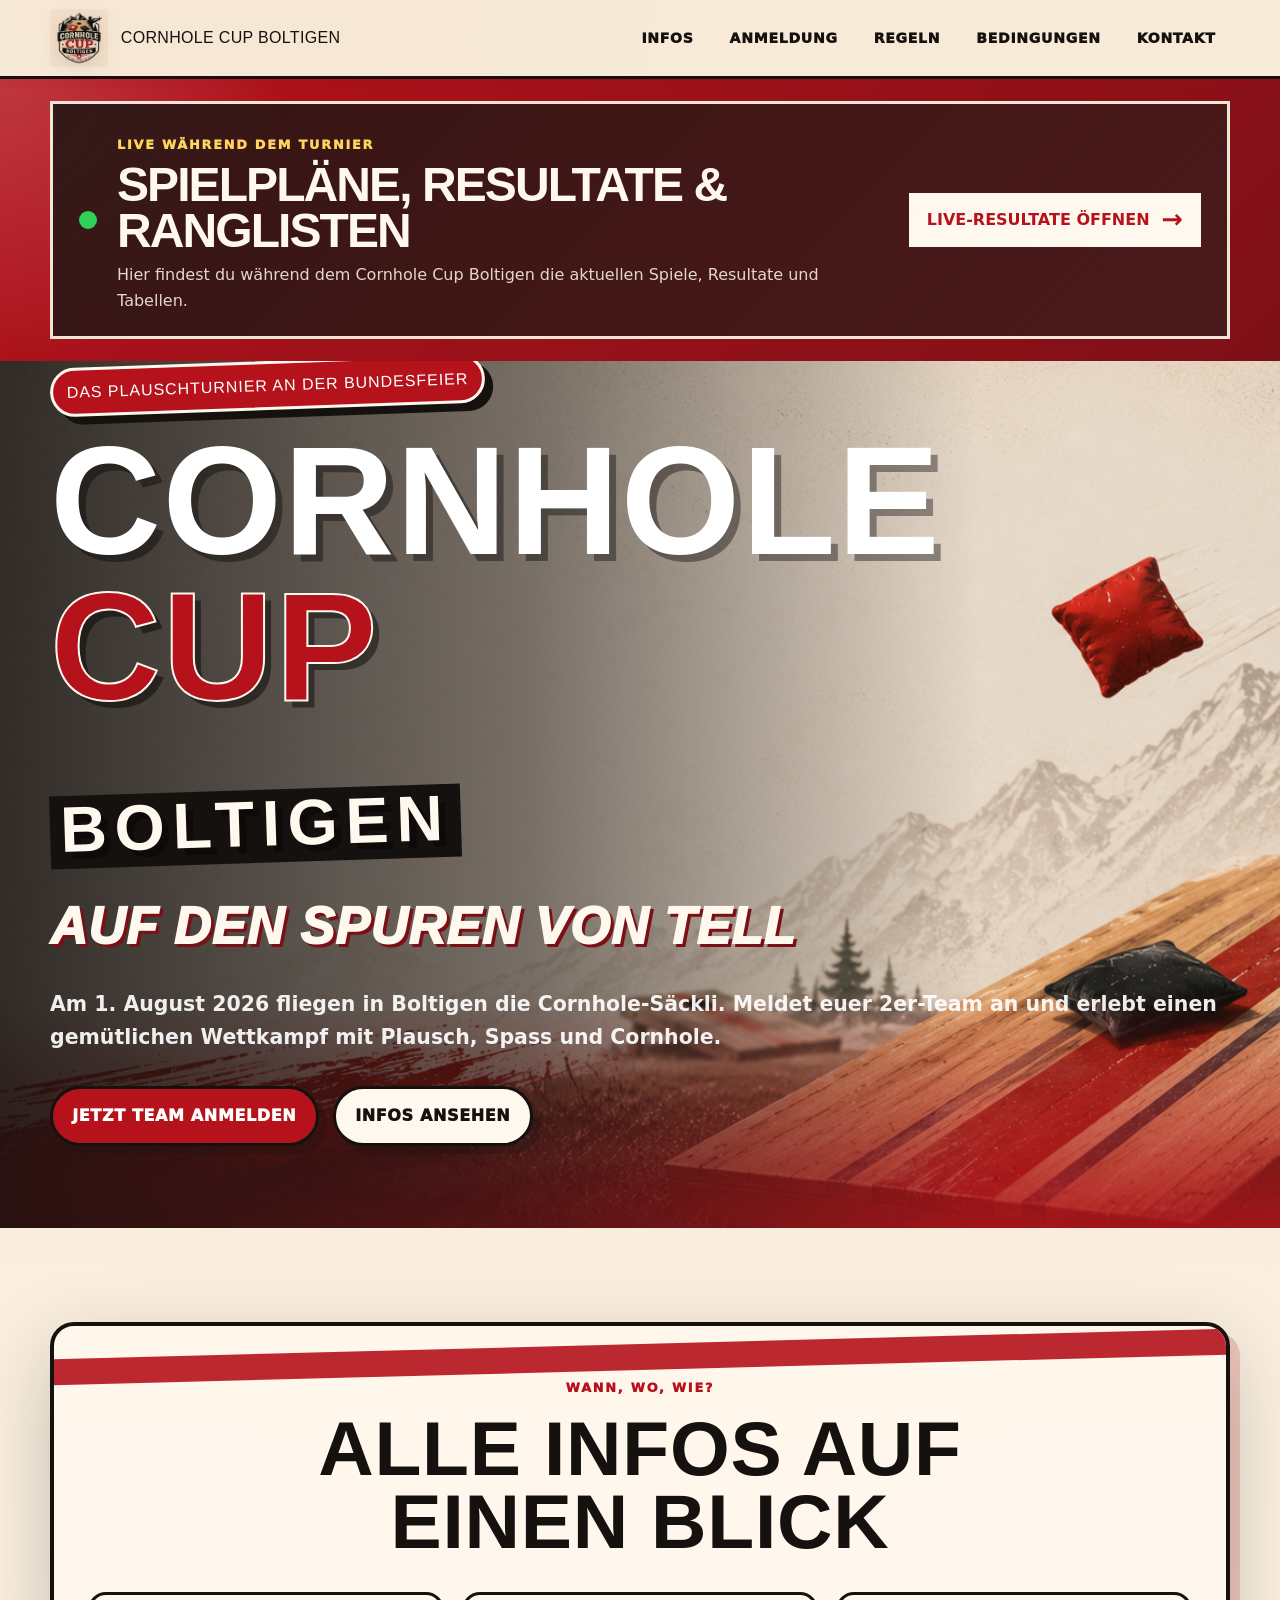
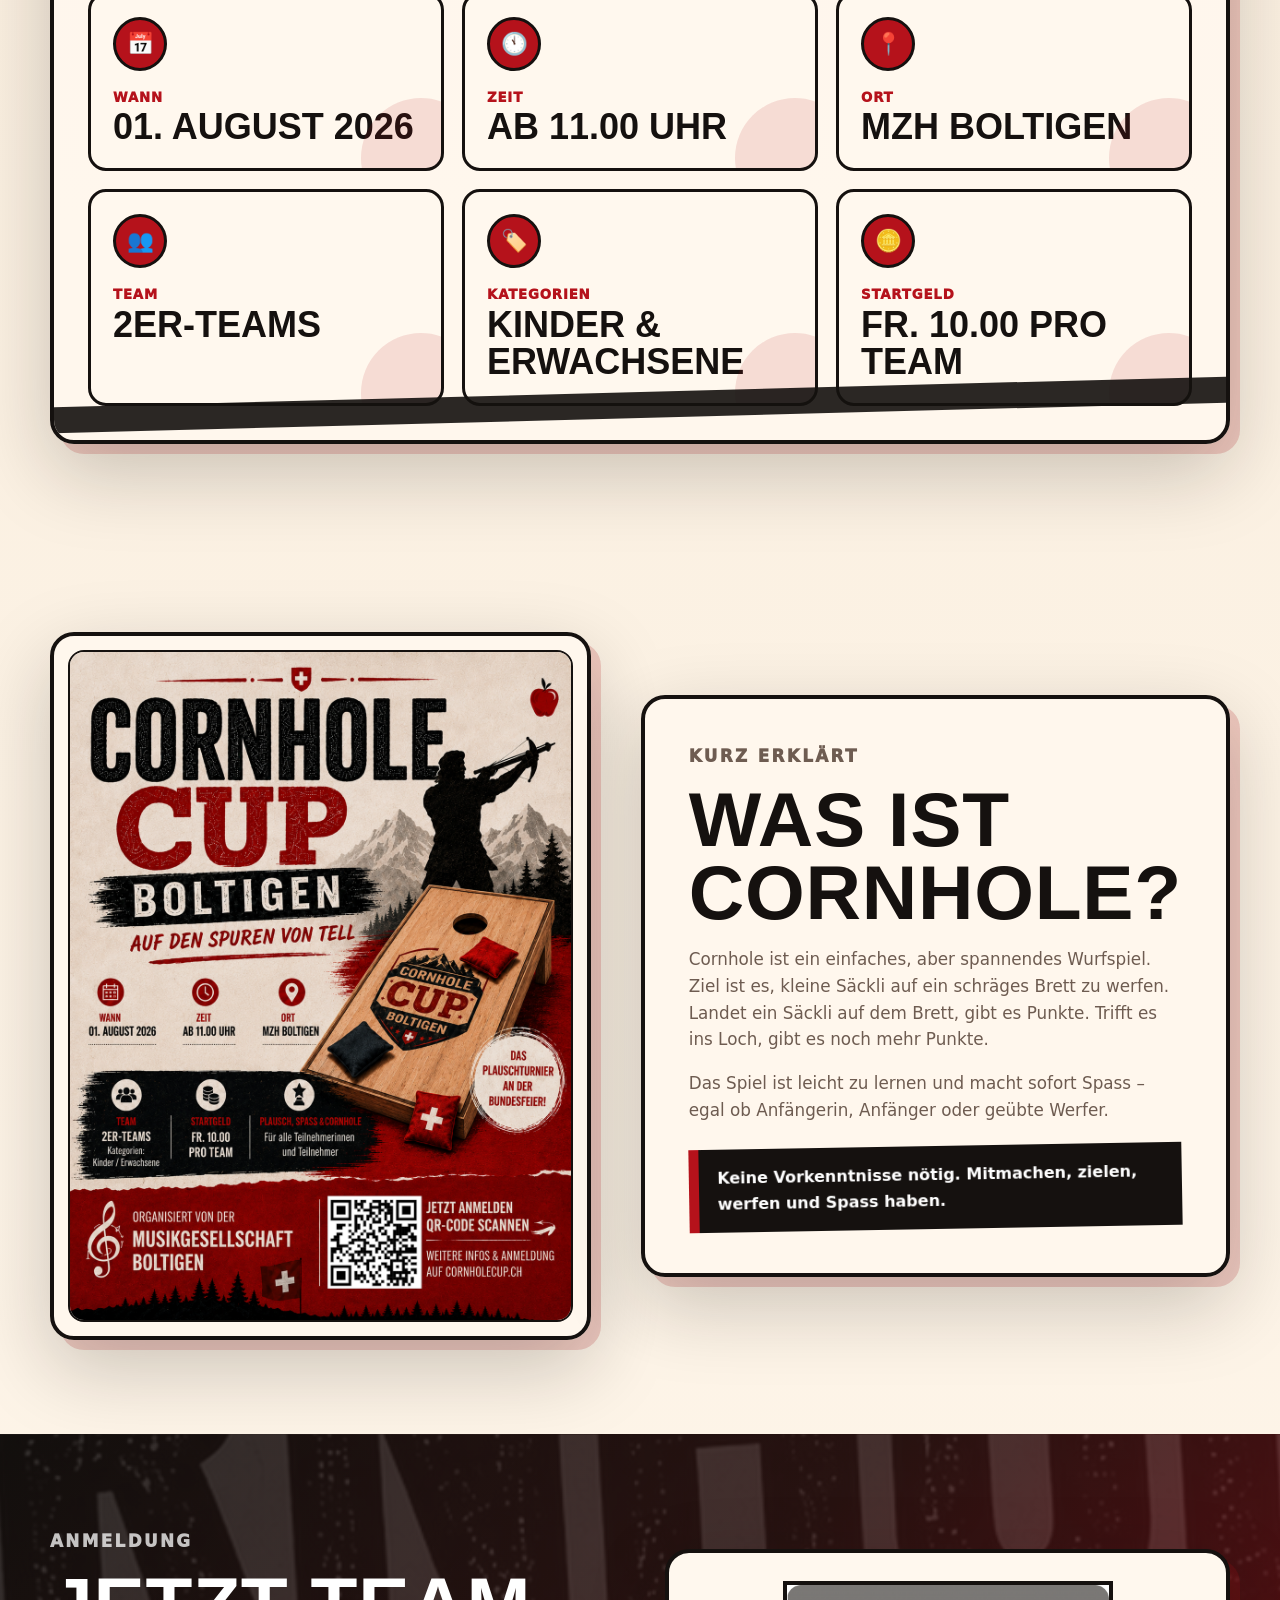
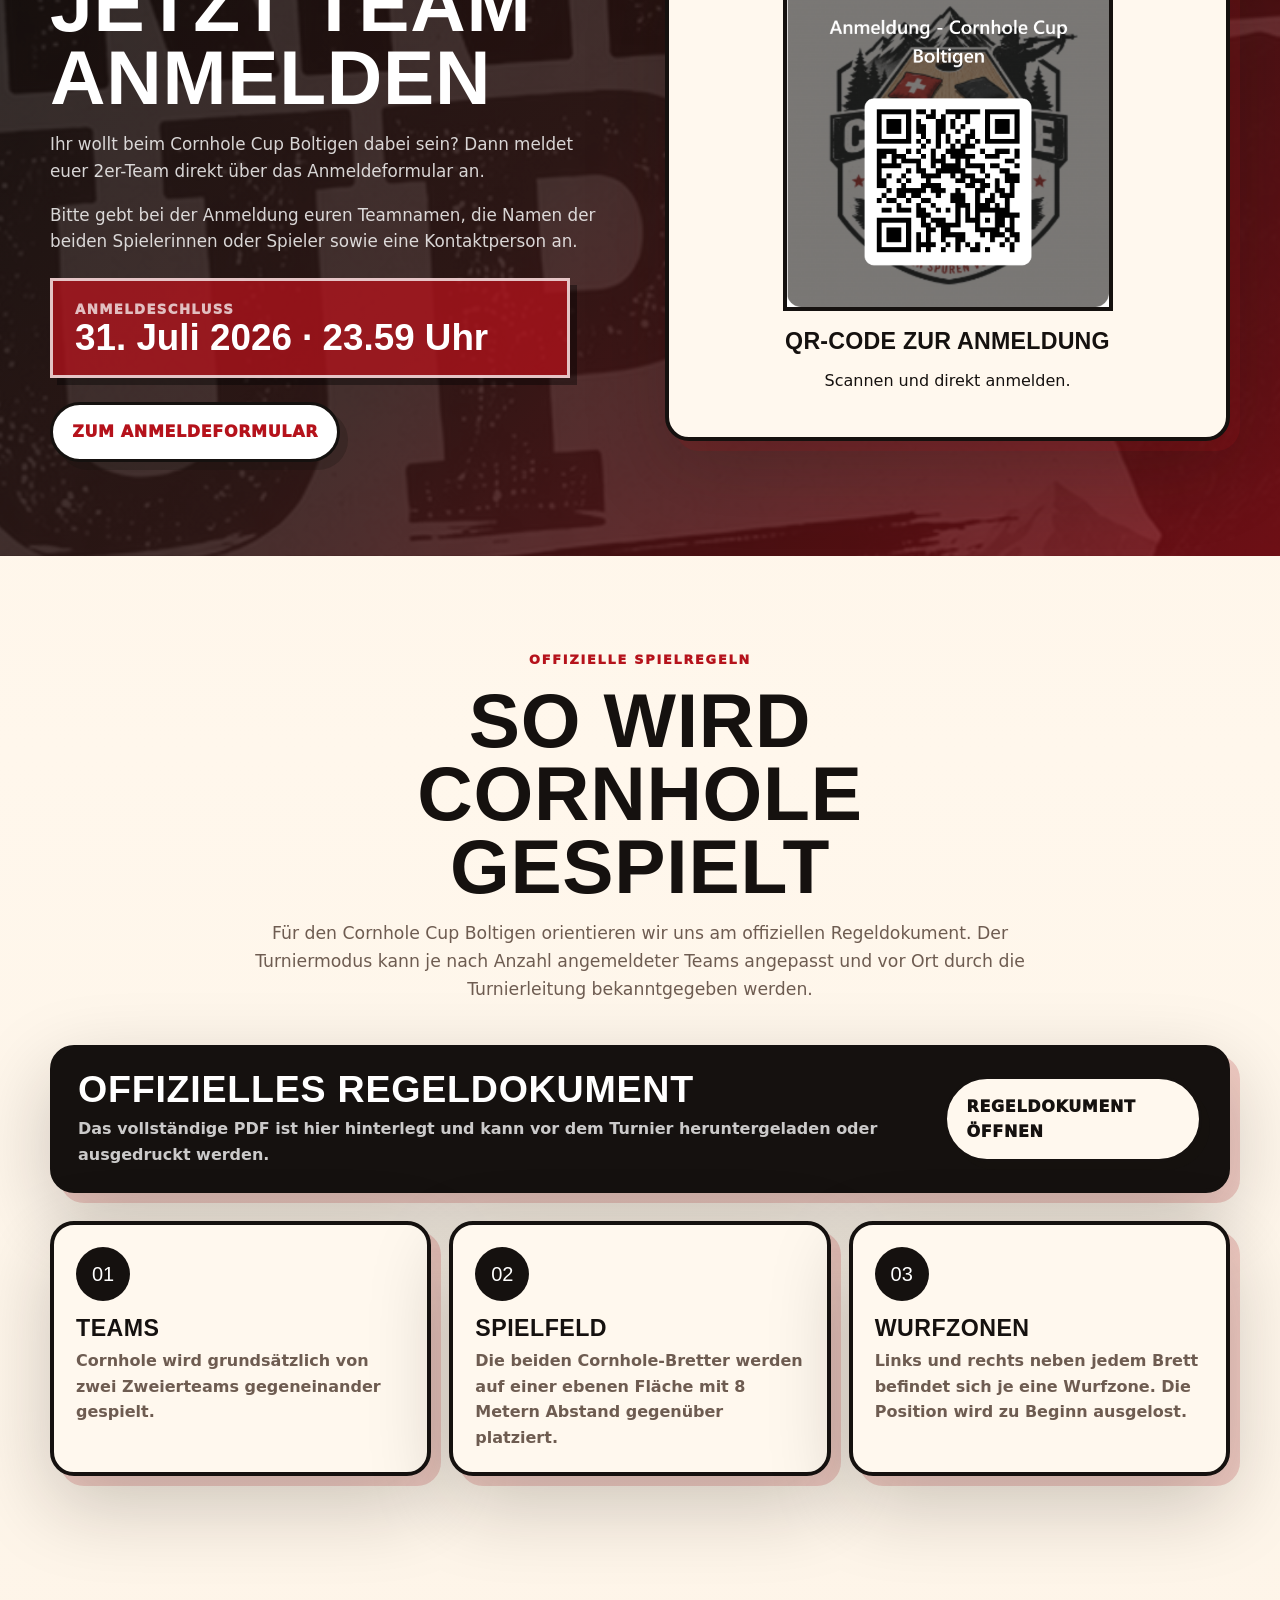
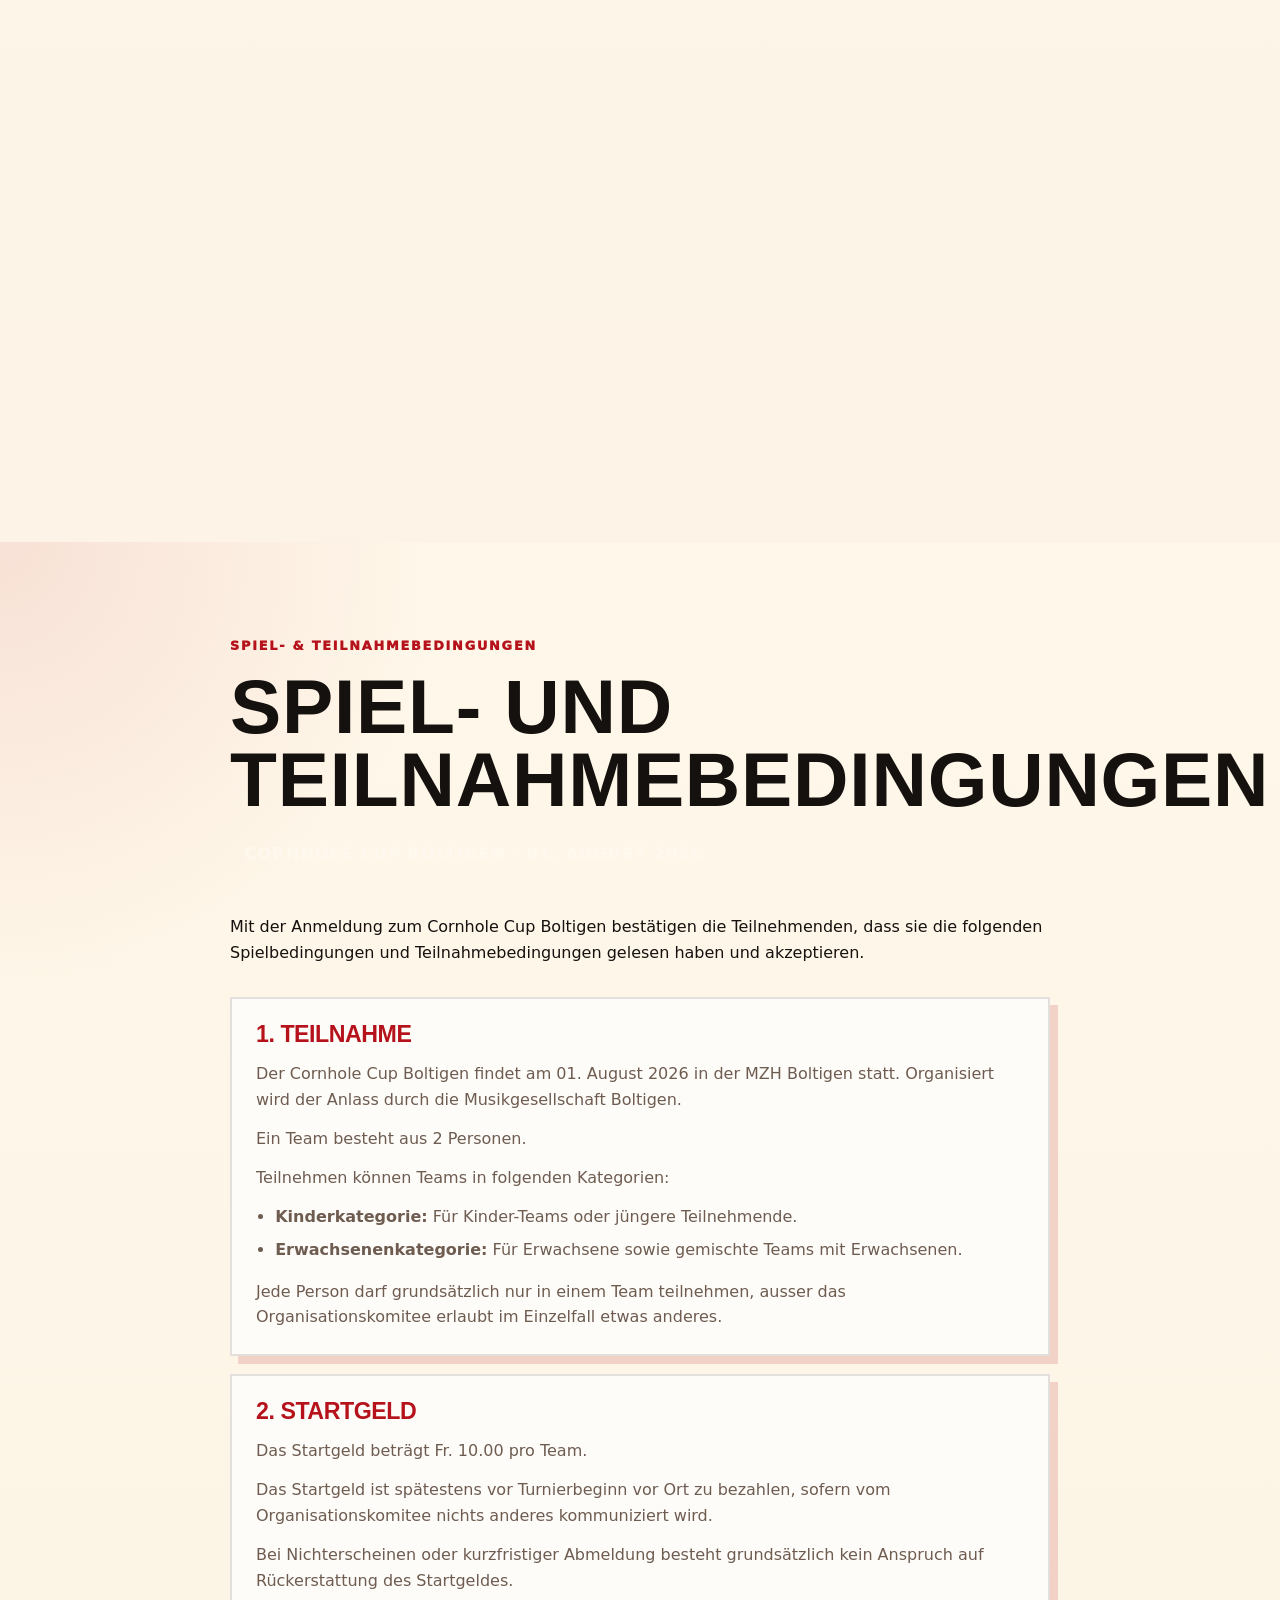
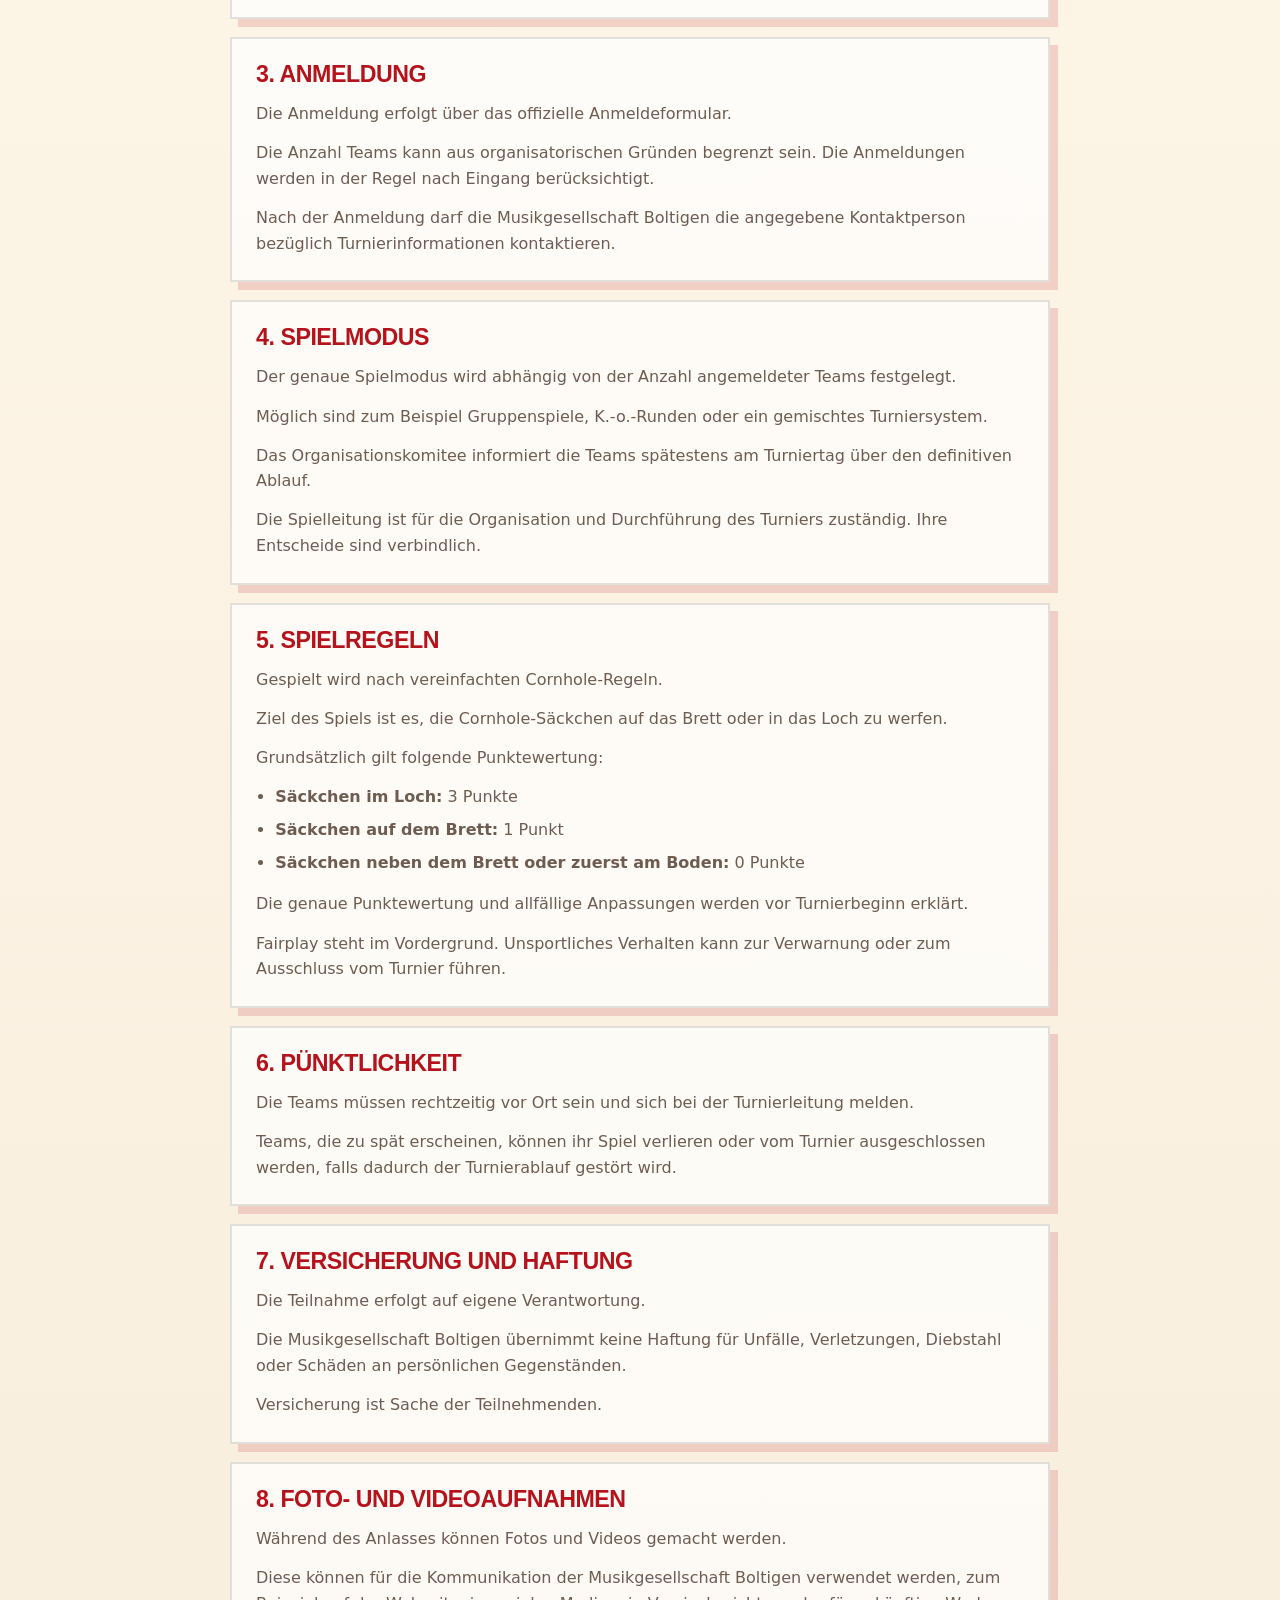
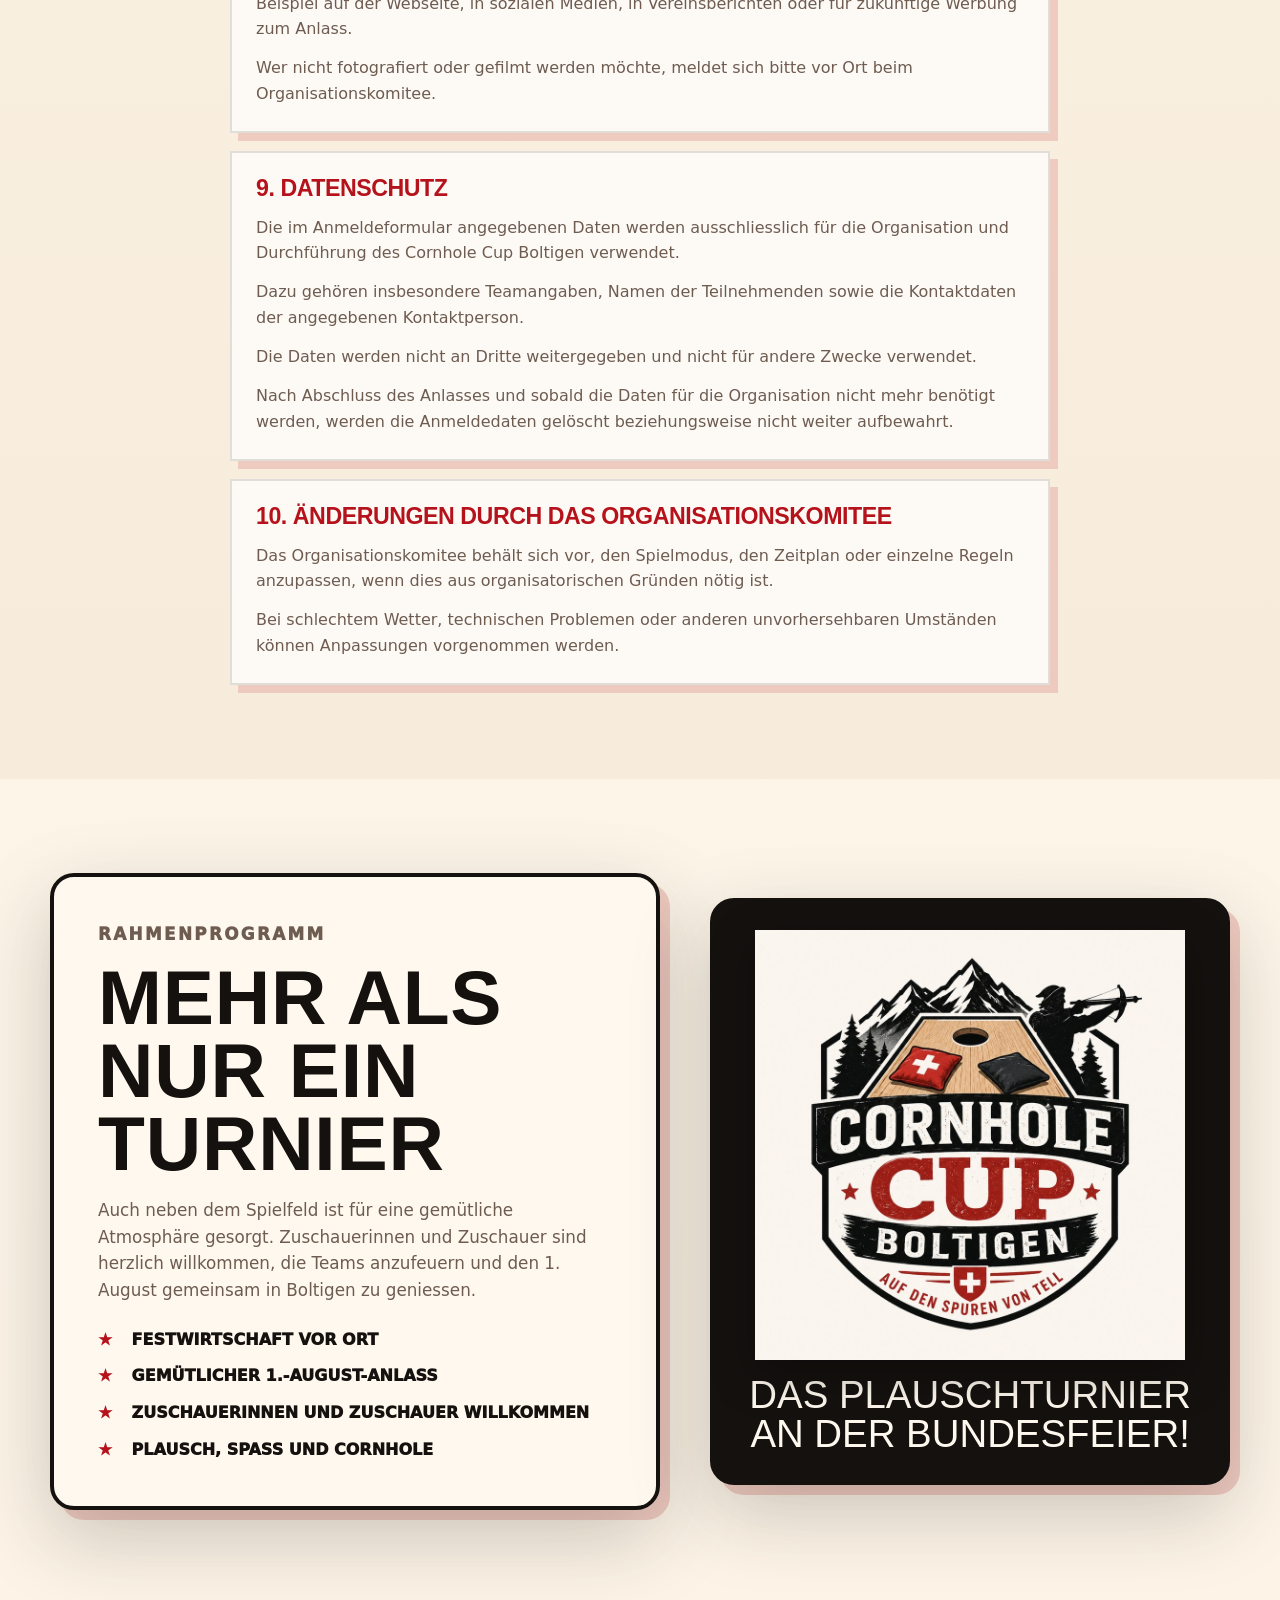
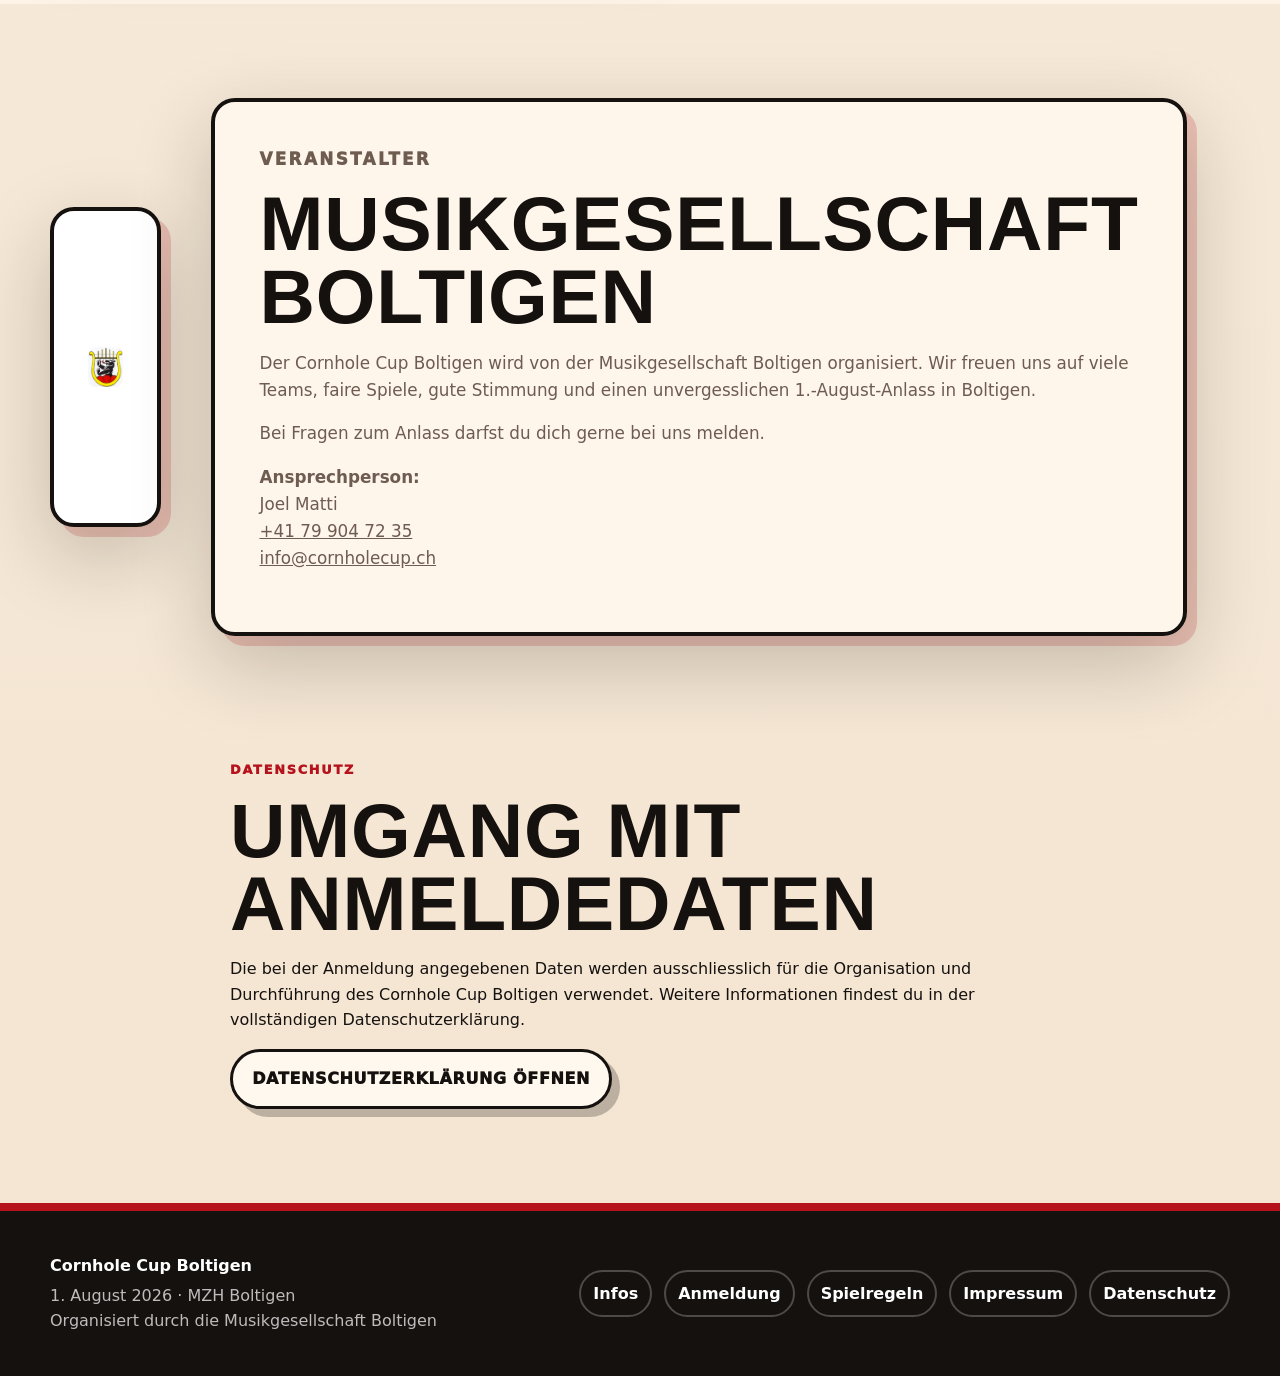
<file: index.html>
<!doctype html>
<html lang="de-CH">
<head>
  <meta charset="utf-8" />
  <meta name="viewport" content="width=device-width, initial-scale=1" />
  <title>Cornhole Cup Boltigen 2026</title>
  <meta name="description" content="Cornhole Cup Boltigen am 1. August 2026 in der MZH Boltigen. Plauschturnier an der Bundesfeier für 2er-Teams, organisiert von der Musikgesellschaft Boltigen." />
  <meta name="theme-color" content="#b5121b" />
  <meta property="og:title" content="Cornhole Cup Boltigen 2026" />
  <meta property="og:description" content="Auf den Spuren von Tell: Cornhole Cup am 1. August 2026 in der MZH Boltigen. Jetzt 2er-Team anmelden." />
  <meta property="og:type" content="website" />
  <meta property="og:image" content="assets/header_bild.png" />
  <link rel="icon" href="assets/logo-cornhole-cup.svg" type="image/svg+xml" />
  <link rel="stylesheet" href="style.css" />
  <script defer src="script.js"></script>
  <script type="application/ld+json">
  {
    "@context": "https://schema.org",
    "@type": "SportsEvent",
    "name": "Cornhole Cup Boltigen",
    "description": "Cornhole Cup Boltigen am 1. August 2026 in der MZH Boltigen. 2er-Teams, Kategorien Kinder und Erwachsene, organisiert durch die Musikgesellschaft Boltigen.",
    "startDate": "2026-08-01T11:00:00+02:00",
    "eventAttendanceMode": "https://schema.org/OfflineEventAttendanceMode",
    "eventStatus": "https://schema.org/EventScheduled",
    "location": { "@type": "Place", "name": "MZH Boltigen", "address": "Boltigen, Schweiz" },
    "organizer": { "@type": "Organization", "name": "Musikgesellschaft Boltigen", "email": "info@cornholecup.ch" },
    "offers": { "@type": "Offer", "price": "10.00", "priceCurrency": "CHF", "url": "https://forms.office.com/e/dQCQEpTSBh" },
    "url": "https://forms.office.com/e/dQCQEpTSBh"
  }
  </script>
  <!-- Cloudflare Web Analytics --><script defer src='https://static.cloudflareinsights.com/beacon.min.js' data-cf-beacon='{"token": "8286529789144a9cad10b9664ccc2339"}'></script><!-- End Cloudflare Web Analytics -->
</head>
<body>
  <a class="skip-link" href="#main">Direkt zum Inhalt</a>

  <header class="site-header" id="home">
    <nav class="nav wrap" aria-label="Hauptnavigation">
      <a class="brand" href="index.html#home" aria-label="Cornhole Cup Boltigen Startseite">
        <img src="assets/logo-cornhole-cup.png" alt="Cornhole Cup Boltigen Logo" />
        <span>Cornhole Cup Boltigen</span>
      </a>
      <button class="nav-toggle" aria-expanded="false" aria-controls="nav-links">Menü</button>
      <div class="nav-links" id="nav-links">
        <a href="#infos">Infos</a>
        <a href="#anmeldung">Anmeldung</a>
        <a href="#regeln">Regeln</a>
        <a href="#bedingungen">Bedingungen</a>
        <a href="#kontakt">Kontakt</a>
      </div>
    </nav>
  </header>

  <main id="main">

    <section class="live-results-banner" id="live-resultate">
      <div class="wrap">
        <a class="live-results-card" href="https://turnier.cornholecup.ch/live.php" target="_blank" rel="noopener">
          <div class="live-results-pulse" aria-hidden="true"></div>
    
          <div class="live-results-content">
            <p class="eyebrow">Live während dem Turnier</p>
            <h2>Spielpläne, Resultate & Ranglisten</h2>
            <p>
              Hier findest du während dem Cornhole Cup Boltigen die aktuellen Spiele,
              Resultate und Tabellen.
            </p>
          </div>
    
          <div class="live-results-action">
            <span>Live-Resultate öffnen</span>
            <strong>→</strong>
          </div>
        </a>
      </div>
    </section>


    <section class="hero">
      <div class="hero-poster" role="img" aria-label="Cornhole Cup Boltigen – Auf den Spuren von Tell"></div>
      <div class="wrap hero-content reveal">
        <p class="stamp">Das Plauschturnier an der Bundesfeier</p>
        <h1><span>Cornhole</span><strong>Cup</strong><em>Boltigen</em></h1>
        <p class="slogan">Auf den Spuren von Tell</p>
        <p class="lead">Am 1. August 2026 fliegen in Boltigen die Cornhole-Säckli. Meldet euer 2er-Team an und erlebt einen gemütlichen Wettkampf mit Plausch, Spass und Cornhole.</p>
        <div class="hero-actions">
          <a class="button primary" href="https://forms.office.com/r/FB6ke23KGV" target="_blank" rel="noopener">Jetzt Team anmelden</a>
          <a class="button secondary" href="#infos">Infos ansehen</a>
        </div>
      </div>
    </section>

    <section class="section quick-facts" id="infos">
      <div class="wrap">
        <div class="poster-panel reveal">
          <div class="panel-title">
            <p class="eyebrow">Wann, wo, wie?</p>
            <h2>Alle Infos auf einen Blick</h2>
          </div>
          <div class="fact-grid">
            <article class="fact"><span class="fact-icon">📅</span><small>Wann</small><strong>01. August 2026</strong></article>
            <article class="fact"><span class="fact-icon">🕚</span><small>Zeit</small><strong>ab 11.00 Uhr</strong></article>
            <article class="fact"><span class="fact-icon">📍</span><small>Ort</small><strong>MZH Boltigen</strong></article>
            <article class="fact"><span class="fact-icon">👥</span><small>Team</small><strong>2er-Teams</strong></article>
            <article class="fact"><span class="fact-icon">🏷️</span><small>Kategorien</small><strong>Kinder & Erwachsene</strong></article>
            <article class="fact"><span class="fact-icon">🪙</span><small>Startgeld</small><strong>Fr. 10.00 pro Team</strong></article>
          </div>
        </div>
      </div>
    </section>

    <section class="section split-section" id="was-ist-cornhole">
      <div class="wrap split">
        <div class="teaser-card reveal">
          <img src="assets/Flyer_V2.png" alt="Cornhole Cup Boltigen Teaser mit Board und Tell-Silhouette" />
        </div>
        <div class="text-block reveal">
          <p class="eyebrow">Kurz erklärt</p>
          <h2>Was ist Cornhole?</h2>
          <p>Cornhole ist ein einfaches, aber spannendes Wurfspiel. Ziel ist es, kleine Säckli auf ein schräges Brett zu werfen. Landet ein Säckli auf dem Brett, gibt es Punkte. Trifft es ins Loch, gibt es noch mehr Punkte.</p>
          <p>Das Spiel ist leicht zu lernen und macht sofort Spass – egal ob Anfängerin, Anfänger oder geübte Werfer.</p>
          <div class="callout">Keine Vorkenntnisse nötig. Mitmachen, zielen, werfen und Spass haben.</div>
        </div>
      </div>
    </section>

    <section class="section registration" id="anmeldung">
      <div class="wrap registration-grid">
        <div class="registration-copy reveal">
          <p class="eyebrow light">Anmeldung</p>
          <h2>Jetzt Team anmelden</h2>
          <p>Ihr wollt beim Cornhole Cup Boltigen dabei sein? Dann meldet euer 2er-Team direkt über das Anmeldeformular an.</p>
          <p>Bitte gebt bei der Anmeldung euren Teamnamen, die Namen der beiden Spielerinnen oder Spieler sowie eine Kontaktperson an.</p>
          <div class="deadline-box">
            <small>Anmeldeschluss</small>
            <strong>31. Juli 2026 · 23.59 Uhr</strong>
          </div>
          <a class="button primary light-button" href="https://forms.office.com/r/FB6ke23KGV" target="_blank" rel="noopener">Zum Anmeldeformular</a>
        </div>
        <div class="qr-card reveal">
          <img src="assets/qr-anmeldung.png" alt="QR-Code zur Anmeldung für den Cornhole Cup Boltigen" />
          <h3>QR-Code zur Anmeldung</h3>
          <p>Scannen und direkt anmelden.</p>
        </div>
      </div>
    </section>

    <section class="section rules" id="regeln">
      <div class="wrap">
        <div class="section-heading reveal">
          <p class="eyebrow">Offizielle Spielregeln</p>
          <h2>So wird Cornhole gespielt</h2>
          <p>Für den Cornhole Cup Boltigen orientieren wir uns am offiziellen Regeldokument. Der Turniermodus kann je nach Anzahl angemeldeter Teams angepasst und vor Ort durch die Turnierleitung bekanntgegeben werden.</p>
        </div>
        <div class="rules-intro reveal">
          <div>
            <strong>Offizielles Regeldokument</strong>
            <p>Das vollständige PDF ist hier hinterlegt und kann vor dem Turnier heruntergeladen oder ausgedruckt werden.</p>
          </div>
          <a class="button secondary" href="assets/sg_ch_regeln_online.pdf" target="_blank" rel="noopener">Regeldokument öffnen</a>
        </div>
        <div class="rules-grid official-rules-grid">
          <article class="rule reveal"><span>01</span><h3>Teams</h3><p>Cornhole wird grundsätzlich von zwei Zweierteams gegeneinander gespielt.</p></article>
          <article class="rule reveal"><span>02</span><h3>Spielfeld</h3><p>Die beiden Cornhole-Bretter werden auf einer ebenen Fläche mit 8 Metern Abstand gegenüber platziert.</p></article>
          <article class="rule reveal"><span>03</span><h3>Wurfzonen</h3><p>Links und rechts neben jedem Brett befindet sich je eine Wurfzone. Die Position wird zu Beginn ausgelost.</p></article>
          <article class="rule reveal"><span>04</span><h3>Ablauf</h3><p>In einer Runde werfen die Spielerinnen und Spieler an einem Brett ihre Säckchen abwechslungsweise auf das gegenüberliegende Brett.</p></article>
          <article class="rule reveal"><span>05</span><h3>Punkte</h3><p>Auf dem Brett gibt es 1 Punkt, im Loch 3 Punkte. Säckchen mit Bodenkontakt zählen nicht.</p></article>
          <article class="rule reveal"><span>06</span><h3>Differenzwertung</h3><p>Am Ende einer Runde zählt die Punktedifferenz. Nur diese Differenz wird dem führenden Team gutgeschrieben.</p></article>
          <article class="rule reveal"><span>07</span><h3>Übertritt</h3><p>Wer beim Wurf die Vorderkante des eigenen Bretts übertritt, verliert diesen Wurf. Das Säckchen wird entfernt.</p></article>
          <article class="rule reveal"><span>08</span><h3>Satzsieg</h3><p>Ein Satz geht grundsätzlich an das Team, das zuerst 21 Punkte erreicht.</p></article>
          <article class="rule reveal"><span>09</span><h3>Fairplay</h3><p>Bei Unklarheiten entscheidet die Turnierleitung. Plausch, Spass und ein fairer Wettkampf stehen im Vordergrund.</p></article>
        </div>
      </div>
    </section>

    <section class="section conditions" id="bedingungen">
      <div class="wrap narrow reveal">
        <p class="eyebrow">Spiel- & Teilnahmebedingungen</p>
        <h2>Spiel- und Teilnahmebedingungen</h2>
        <p class="conditions-intro">
          Cornhole Cup Boltigen · 01. August 2026
        </p>
    
        <p>
          Mit der Anmeldung zum Cornhole Cup Boltigen bestätigen die Teilnehmenden,
          dass sie die folgenden Spielbedingungen und Teilnahmebedingungen gelesen
          haben und akzeptieren.
        </p>
    
        <div class="conditions-list">
          <article class="condition-item">
            <h3>1. Teilnahme</h3>
            <p>
              Der Cornhole Cup Boltigen findet am 01. August 2026 in der MZH Boltigen statt.
              Organisiert wird der Anlass durch die Musikgesellschaft Boltigen.
            </p>
            <p>
              Ein Team besteht aus 2 Personen.
            </p>
            <p>
              Teilnehmen können Teams in folgenden Kategorien:
            </p>
            <ul>
              <li>
                <strong>Kinderkategorie:</strong>
                Für Kinder-Teams oder jüngere Teilnehmende.
              </li>
              <li>
                <strong>Erwachsenenkategorie:</strong>
                Für Erwachsene sowie gemischte Teams mit Erwachsenen.
              </li>
            </ul>
            <p>
              Jede Person darf grundsätzlich nur in einem Team teilnehmen, ausser das
              Organisationskomitee erlaubt im Einzelfall etwas anderes.
            </p>
          </article>
    
          <article class="condition-item">
            <h3>2. Startgeld</h3>
            <p>
              Das Startgeld beträgt Fr. 10.00 pro Team.
            </p>
            <p>
              Das Startgeld ist spätestens vor Turnierbeginn vor Ort zu bezahlen, sofern
              vom Organisationskomitee nichts anderes kommuniziert wird.
            </p>
            <p>
              Bei Nichterscheinen oder kurzfristiger Abmeldung besteht grundsätzlich kein
              Anspruch auf Rückerstattung des Startgeldes.
            </p>
          </article>
    
          <article class="condition-item">
            <h3>3. Anmeldung</h3>
            <p>
              Die Anmeldung erfolgt über das offizielle Anmeldeformular.
            </p>
            <p>
              Die Anzahl Teams kann aus organisatorischen Gründen begrenzt sein. Die
              Anmeldungen werden in der Regel nach Eingang berücksichtigt.
            </p>
            <p>
              Nach der Anmeldung darf die Musikgesellschaft Boltigen die angegebene
              Kontaktperson bezüglich Turnierinformationen kontaktieren.
            </p>
          </article>
    
          <article class="condition-item">
            <h3>4. Spielmodus</h3>
            <p>
              Der genaue Spielmodus wird abhängig von der Anzahl angemeldeter Teams festgelegt.
            </p>
            <p>
              Möglich sind zum Beispiel Gruppenspiele, K.-o.-Runden oder ein gemischtes
              Turniersystem.
            </p>
            <p>
              Das Organisationskomitee informiert die Teams spätestens am Turniertag über
              den definitiven Ablauf.
            </p>
            <p>
              Die Spielleitung ist für die Organisation und Durchführung des Turniers zuständig.
              Ihre Entscheide sind verbindlich.
            </p>
          </article>
    
          <article class="condition-item">
            <h3>5. Spielregeln</h3>
            <p>
              Gespielt wird nach vereinfachten Cornhole-Regeln.
            </p>
            <p>
              Ziel des Spiels ist es, die Cornhole-Säckchen auf das Brett oder in das Loch
              zu werfen.
            </p>
            <p>
              Grundsätzlich gilt folgende Punktewertung:
            </p>
            <ul>
              <li><strong>Säckchen im Loch:</strong> 3 Punkte</li>
              <li><strong>Säckchen auf dem Brett:</strong> 1 Punkt</li>
              <li><strong>Säckchen neben dem Brett oder zuerst am Boden:</strong> 0 Punkte</li>
            </ul>
            <p>
              Die genaue Punktewertung und allfällige Anpassungen werden vor Turnierbeginn
              erklärt.
            </p>
            <p>
              Fairplay steht im Vordergrund. Unsportliches Verhalten kann zur Verwarnung
              oder zum Ausschluss vom Turnier führen.
            </p>
          </article>
    
          <article class="condition-item">
            <h3>6. Pünktlichkeit</h3>
            <p>
              Die Teams müssen rechtzeitig vor Ort sein und sich bei der Turnierleitung melden.
            </p>
            <p>
              Teams, die zu spät erscheinen, können ihr Spiel verlieren oder vom Turnier
              ausgeschlossen werden, falls dadurch der Turnierablauf gestört wird.
            </p>
          </article>
    
          <article class="condition-item">
            <h3>7. Versicherung und Haftung</h3>
            <p>
              Die Teilnahme erfolgt auf eigene Verantwortung.
            </p>
            <p>
              Die Musikgesellschaft Boltigen übernimmt keine Haftung für Unfälle, Verletzungen,
              Diebstahl oder Schäden an persönlichen Gegenständen.
            </p>
            <p>
              Versicherung ist Sache der Teilnehmenden.
            </p>
          </article>
    
          <article class="condition-item">
            <h3>8. Foto- und Videoaufnahmen</h3>
            <p>
              Während des Anlasses können Fotos und Videos gemacht werden.
            </p>
            <p>
              Diese können für die Kommunikation der Musikgesellschaft Boltigen verwendet
              werden, zum Beispiel auf der Webseite, in sozialen Medien, in Vereinsberichten
              oder für zukünftige Werbung zum Anlass.
            </p>
            <p>
              Wer nicht fotografiert oder gefilmt werden möchte, meldet sich bitte vor Ort
              beim Organisationskomitee.
            </p>
          </article>
    
          <article class="condition-item">
            <h3>9. Datenschutz</h3>
            <p>
              Die im Anmeldeformular angegebenen Daten werden ausschliesslich für die
              Organisation und Durchführung des Cornhole Cup Boltigen verwendet.
            </p>
            <p>
              Dazu gehören insbesondere Teamangaben, Namen der Teilnehmenden sowie die
              Kontaktdaten der angegebenen Kontaktperson.
            </p>
            <p>
              Die Daten werden nicht an Dritte weitergegeben und nicht für andere Zwecke
              verwendet.
            </p>
            <p>
              Nach Abschluss des Anlasses und sobald die Daten für die Organisation nicht
              mehr benötigt werden, werden die Anmeldedaten gelöscht beziehungsweise nicht
              weiter aufbewahrt.
            </p>
          </article>
    
          <article class="condition-item">
            <h3>10. Änderungen durch das Organisationskomitee</h3>
            <p>
              Das Organisationskomitee behält sich vor, den Spielmodus, den Zeitplan oder
              einzelne Regeln anzupassen, wenn dies aus organisatorischen Gründen nötig ist.
            </p>
            <p>
              Bei schlechtem Wetter, technischen Problemen oder anderen unvorhersehbaren
              Umständen können Anpassungen vorgenommen werden.
            </p>
          </article>
        </div>
      </div>
    </section>

    <section class="section atmosphere" id="festwirtschaft">
      <div class="wrap split reverse">
        <div class="text-block reveal">
          <p class="eyebrow">Rahmenprogramm</p>
          <h2>Mehr als nur ein Turnier</h2>
          <p>Auch neben dem Spielfeld ist für eine gemütliche Atmosphäre gesorgt. Zuschauerinnen und Zuschauer sind herzlich willkommen, die Teams anzufeuern und den 1. August gemeinsam in Boltigen zu geniessen.</p>
          <ul class="check-list">
            <li>Festwirtschaft vor Ort</li>
            <li>Gemütlicher 1.-August-Anlass</li>
            <li>Zuschauerinnen und Zuschauer willkommen</li>
            <li>Plausch, Spass und Cornhole</li>
          </ul>
        </div>
        <div class="badge-panel reveal">
          <img src="assets/logo-cornhole-cup.jpg" alt="Cornhole Cup Boltigen Logo" />
          <p>Das Plauschturnier an der Bundesfeier!</p>
        </div>
      </div>
    </section>

    <section class="section organizer" id="kontakt">
      <div class="wrap organizer-grid">
        <div class="logo-panel reveal">
          <img src="assets/logo-musikgesellschaft.jpg" alt="Logo Musikgesellschaft Boltigen" />
        </div>
        <div class="text-block reveal">
          <p class="eyebrow">Veranstalter</p>
          <h2>Musikgesellschaft Boltigen</h2>
          <p>Der Cornhole Cup Boltigen wird von der Musikgesellschaft Boltigen organisiert. Wir freuen uns auf viele Teams, faire Spiele, gute Stimmung und einen unvergesslichen 1.-August-Anlass in Boltigen.</p>
          <p>Bei Fragen zum Anlass darfst du dich gerne bei uns melden.</p>
          <p class="contact-person">
            <strong>Ansprechperson:</strong><br>
            Joel Matti<br>
            <a href="tel:+41799047235">+41 79 904 72 35</a><br>
            <a href="mailto:info@cornholecup.ch">info@cornholecup.ch</a>
          </p>
        </div>
      </div>
    </section>

    <section class="section privacy" id="datenschutz">
      <div class="wrap narrow reveal">
        <p class="eyebrow">Datenschutz</p>
        <h2>Umgang mit Anmeldedaten</h2>
        <p>
          Die bei der Anmeldung angegebenen Daten werden ausschliesslich für die
          Organisation und Durchführung des Cornhole Cup Boltigen verwendet.
          Weitere Informationen findest du in der vollständigen Datenschutzerklärung.
        </p>
        <a class="button secondary" href="datenschutz.html">Datenschutzerklärung öffnen</a>
      </div>
    </section>
  </main>

  <footer class="footer">
    <div class="wrap footer-grid">
      <div>
        <strong>Cornhole Cup Boltigen</strong>
        <p>1. August 2026 · MZH Boltigen<br />Organisiert durch die Musikgesellschaft Boltigen</p>
      </div>
      <div class="footer-links">
        <a href="#infos">Infos</a>
        <a href="#anmeldung">Anmeldung</a>
        <a href="#regeln">Spielregeln</a>
        <a href="impressum.html">Impressum</a>
        <a href="datenschutz.html">Datenschutz</a>
      </div>
    </div>
  </footer>
</body>
</html>
</file>
<file: style.css>
:root {
  --red: #b5121b;
  --red-dark: #7b0f16;
  --black: #15110f;
  --cream: #f7ead8;
  --paper: #fff8ee;
  --paper-2: #efe0cd;
  --muted: #6e5c51;
  --wood: #b77a42;
  --gold: #e7b44f;
  --line: rgba(21, 17, 15, .18);
  --shadow: 0 28px 80px rgba(21, 17, 15, .22);
  --radius: 24px;
}

* { box-sizing: border-box; }
html { scroll-behavior: smooth; }
body {
  margin: 0;
  color: var(--black);
  font-family: ui-sans-serif, system-ui, -apple-system, BlinkMacSystemFont, "Segoe UI", sans-serif;
  line-height: 1.6;
  background:
    radial-gradient(circle at 20% 0%, rgba(181,18,27,.10), transparent 28rem),
    linear-gradient(180deg, var(--cream) 0%, #fff7ec 36%, #f4e5d2 100%);
}
body::before {
  content: "";
  position: fixed;
  inset: 0;
  pointer-events: none;
  opacity: .18;
  background-image:
    radial-gradient(circle at 20px 30px, rgba(21,17,15,.25) 0 1px, transparent 1px),
    radial-gradient(circle at 75px 90px, rgba(21,17,15,.18) 0 1px, transparent 1px);
  background-size: 120px 120px;
  mix-blend-mode: multiply;
}

a { color: inherit; }
img { max-width: 100%; display: block; }
.wrap { width: min(1180px, calc(100% - 40px)); margin: 0 auto; }
.narrow { width: min(820px, calc(100% - 40px)); }
.section { padding: 94px 0; position: relative; }
.skip-link { position: absolute; left: -999px; top: 1rem; z-index: 100; padding: .7rem 1rem; border-radius: 999px; background: var(--black); color: white; }
.skip-link:focus { left: 1rem; }

.site-header {
  position: sticky;
  top: 0;
  z-index: 50;
  background: rgba(247, 234, 216, .88);
  backdrop-filter: blur(18px);
  border-bottom: 3px solid var(--black);
  box-shadow: 0 10px 0 rgba(181,18,27,.08);
}
.nav { display: flex; align-items: center; justify-content: space-between; min-height: 76px; }
.brand { display: flex; align-items: center; gap: .8rem; text-decoration: none; font-family: Impact, "Arial Black", sans-serif; text-transform: uppercase; letter-spacing: .02em; }
.brand img { width: 58px; height: 58px; object-fit: contain; filter: drop-shadow(0 5px 8px rgba(0,0,0,.18)); }
.nav-links { display: flex; gap: .45rem; align-items: center; }
.nav-links a { text-decoration: none; text-transform: uppercase; font-weight: 950; font-size: .88rem; letter-spacing: .05em; padding: .65rem .9rem; border-radius: 999px; }
.nav-links a:hover { background: var(--black); color: var(--paper); }
.nav-toggle { display: none; border: 2px solid var(--black); background: var(--red); color: white; border-radius: 999px; padding: .62rem .95rem; font-weight: 950; }

.hero { min-height: 860px; display: grid; place-items: end start; position: relative; overflow: hidden; background: var(--black); }
.hero-poster { position: absolute; inset: 0; background-image: url('assets/header_bild_v2.png'); background-size: cover; background-position: center top; transform: scale(1.02); }
.hero-poster::after { content: ""; position: absolute; inset: 0; background: linear-gradient(90deg, rgba(21,17,15,.88) 0%, rgba(21,17,15,.55) 42%, rgba(21,17,15,.05) 76%), linear-gradient(0deg, rgba(181,18,27,.92), transparent 28%, transparent 70%, rgba(247,234,216,.35)); }
.hero-content { position: relative; z-index: 2; padding: 0 0 82px; color: white; max-width: 780px; }
.stamp { display: inline-flex; transform: rotate(-2deg); margin: 0 0 1.2rem; padding: .55rem .85rem; border: 3px solid var(--paper); border-radius: 999px; background: var(--red); color: white; text-transform: uppercase; font-family: Impact, "Arial Black", sans-serif; letter-spacing: .06em; box-shadow: 8px 8px 0 var(--black); }
h1, h2, h3 { margin: 0; line-height: .95; font-family: Impact, "Arial Black", sans-serif; text-transform: uppercase; letter-spacing: .01em; }
h1 { font-size: clamp(4rem, 12vw, 9.6rem); text-shadow: 7px 7px 0 rgba(0,0,0,.38); }
h1 span, h1 strong, h1 em { display: block; font-style: normal; }
h1 strong { color: var(--red); -webkit-text-stroke: 2px var(--paper); text-shadow: 7px 7px 0 rgba(0,0,0,.45); }
h1 em { display: inline-block; color: var(--paper); background: var(--black); padding: .06em .16em .12em; transform: rotate(-1.8deg); font-size: .42em; letter-spacing: .12em; }
h2 { font-size: clamp(2.4rem, 6vw, 5.2rem); }
h3 { font-size: 1.45rem; }
.slogan { margin: 1.2rem 0 1rem; color: var(--paper); font-family: "Trebuchet MS", ui-sans-serif, sans-serif; font-weight: 950; font-style: italic; font-size: clamp(1.45rem, 4vw, 3.2rem); text-transform: uppercase; letter-spacing: .02em; text-shadow: 3px 3px 0 var(--red-dark); }
.lead { max-width: 690px; font-size: clamp(1.05rem, 2vw, 1.28rem); color: rgba(255,255,255,.92); font-weight: 650; }
.hero-actions { display: flex; flex-wrap: wrap; gap: .9rem; margin-top: 2rem; }
.button { display: inline-flex; align-items: center; justify-content: center; min-height: 54px; padding: .9rem 1.2rem; border: 3px solid var(--black); border-radius: 999px; text-decoration: none; text-transform: uppercase; font-weight: 1000; letter-spacing: .04em; box-shadow: 8px 8px 0 rgba(21,17,15,.25); transition: transform .18s ease, box-shadow .18s ease; }
.button:hover { transform: translate(-2px, -2px); box-shadow: 12px 12px 0 rgba(21,17,15,.28); }
.button.primary { background: var(--red); color: white; }
.button.secondary { background: var(--paper); color: var(--black); }
.button.light-button { background: white; color: var(--red); margin-top: 1.1rem; }

.eyebrow { margin: 0 0 .85rem; color: var(--red); text-transform: uppercase; font-weight: 1000; letter-spacing: .14em; font-size: .8rem; }
.eyebrow.light { color: rgba(255,255,255,.75); }
.poster-panel, .text-block, .teaser-card, .qr-card, .rule, .logo-panel, .badge-panel {
  background: rgba(255,248,238,.88);
  border: 4px solid var(--black);
  border-radius: var(--radius);
  box-shadow: var(--shadow), 10px 10px 0 rgba(181,18,27,.18);
}
.poster-panel { padding: 34px; position: relative; overflow: hidden; }
.poster-panel::before, .poster-panel::after { content: ""; position: absolute; left: -5%; right: -5%; height: 26px; background: var(--red); transform: rotate(-1.5deg); opacity: .9; }
.poster-panel::before { top: 18px; }
.poster-panel::after { bottom: 22px; background: var(--black); }
.panel-title { text-align: center; max-width: 760px; margin: 18px auto 34px; }
.fact-grid { display: grid; grid-template-columns: repeat(3, 1fr); gap: 18px; }
.fact { min-height: 160px; padding: 22px; background: var(--paper); border: 3px solid var(--black); border-radius: 18px; position: relative; overflow: hidden; }
.fact::after { content: ""; position: absolute; right: -40px; bottom: -50px; width: 120px; height: 120px; border-radius: 50%; background: rgba(181,18,27,.12); }
.fact-icon { display: inline-grid; place-items: center; width: 54px; height: 54px; margin-bottom: 16px; background: var(--red); color: white; border: 3px solid var(--black); border-radius: 50%; font-size: 1.35rem; }
.fact small { display: block; color: var(--red); text-transform: uppercase; font-weight: 1000; letter-spacing: .06em; }
.fact strong { display: block; font-family: Impact, "Arial Black", sans-serif; font-size: clamp(1.45rem, 3vw, 2.25rem); line-height: 1.05; text-transform: uppercase; }

.split, .registration-grid, .organizer-grid { display: grid; grid-template-columns: 1fr 1fr; align-items: center; gap: 50px; }
.reverse { grid-template-columns: 1.08fr .92fr; }
.teaser-card { padding: 14px; transform: rotate(-1deg); }
.teaser-card img { border-radius: 16px; border: 2px solid var(--black); }
.text-block { padding: clamp(26px, 4vw, 44px); }
.text-block p { color: var(--muted); font-size: 1.05rem; }
.callout { margin-top: 1.4rem; padding: 1rem 1.15rem; background: var(--black); color: white; border-left: 10px solid var(--red); font-weight: 900; transform: rotate(-1deg); }
.registration { background: linear-gradient(135deg, var(--black), #2d1513 45%, var(--red-dark)); color: white; overflow: hidden; }
.registration::before { content: ""; position: absolute; inset: 0; background-image: url('assets/hero-header.jpg'); background-size: cover; background-position: center; opacity: .12; filter: grayscale(1); }
.registration-grid { position: relative; z-index: 1; }
.registration-copy p { color: rgba(255,255,255,.82); font-size: 1.05rem; }
.deadline-box { width: min(520px, 100%); margin: 1.4rem 0 .4rem; padding: 18px 22px; border: 3px solid rgba(255,255,255,.75); background: rgba(181,18,27,.75); box-shadow: 7px 7px 0 rgba(0,0,0,.4); }
.deadline-box small { display: block; text-transform: uppercase; letter-spacing: .1em; font-weight: 950; color: rgba(255,255,255,.72); }
.deadline-box strong { display: block; font-family: Impact, "Arial Black", sans-serif; font-size: clamp(1.6rem, 3vw, 2.3rem); line-height: 1; }
.qr-card { background: var(--paper); color: var(--black); text-align: center; padding: 28px; transform: rotate(1deg); }
.qr-card img { width: min(330px, 100%); margin: 0 auto 1.2rem; border: 4px solid var(--black); }
.section-heading { text-align: center; max-width: 800px; margin: 0 auto 42px; }
.section-heading p:not(.eyebrow) { color: var(--muted); font-size: 1.08rem; }
.rules-grid { display: grid; grid-template-columns: repeat(3, 1fr); gap: 18px; }
.rule { padding: 22px; min-height: 160px; background: var(--paper); }
.rule span { display: inline-flex; align-items: center; justify-content: center; width: 54px; height: 54px; margin-bottom: 1rem; border-radius: 50%; background: var(--black); color: white; font-family: Impact, "Arial Black", sans-serif; font-size: 1.25rem; }
.rule p { margin: 0; color: var(--muted); font-weight: 760; }
.atmosphere { background: rgba(255,248,238,.72); }
.check-list { list-style: none; padding: 0; margin: 1.4rem 0 0; display: grid; gap: .7rem; }
.check-list li { position: relative; padding-left: 2.1rem; font-weight: 950; text-transform: uppercase; }
.check-list li::before { content: "★"; position: absolute; left: 0; top: 0; color: var(--red); }
.badge-panel { display: grid; place-items: center; padding: 28px; text-align: center; background: var(--black); color: white; transform: rotate(1deg); }
.badge-panel img { width: min(430px, 100%); filter: drop-shadow(0 14px 22px rgba(0,0,0,.35)); }
.badge-panel p { margin: 1rem 0 0; font-family: Impact, "Arial Black", sans-serif; color: var(--paper); text-transform: uppercase; font-size: clamp(1.4rem, 3vw, 2.4rem); line-height: 1; }
.organizer-grid { grid-template-columns: .72fr 1.28fr; }
.logo-panel { min-height: 320px; display: grid; place-items: center; padding: 30px; background: white; }
.logo-panel img { width: min(300px, 80%); border-radius: 8px; }
.mail-link { display: inline-flex; margin-top: 1rem; color: var(--red); text-decoration-thickness: 3px; font-weight: 1000; font-size: 1.1rem; }
.privacy { padding-top: 30px; }
.footer { padding: 42px 0; background: var(--black); color: white; border-top: 8px solid var(--red); }
.footer p { margin: .25rem 0 0; color: rgba(255,255,255,.72); }
.footer-grid { display: flex; align-items: center; justify-content: space-between; gap: 28px; }
.footer-links { display: flex; gap: .75rem; flex-wrap: wrap; }
.footer-links a { text-decoration: none; color: white; border: 2px solid rgba(255,255,255,.24); padding: .55rem .75rem; border-radius: 999px; font-weight: 850; }
.reveal { opacity: 0; transform: translateY(22px); transition: opacity .75s ease, transform .75s ease; }
.reveal.visible { opacity: 1; transform: translateY(0); }


.rules-intro {
  display: flex;
  justify-content: space-between;
  align-items: center;
  gap: 24px;
  margin: 0 0 28px;
  padding: 22px 24px;
  background: var(--black);
  color: white;
  border: 4px solid var(--black);
  border-radius: var(--radius);
  box-shadow: var(--shadow), 10px 10px 0 rgba(181,18,27,.18);
}
.rules-intro strong {
  display: block;
  font-family: Impact, "Arial Black", sans-serif;
  font-size: clamp(1.5rem, 3vw, 2.35rem);
  line-height: 1;
  text-transform: uppercase;
  letter-spacing: .02em;
}
.rules-intro p {
  margin: .45rem 0 0;
  color: rgba(255,255,255,.78);
  font-weight: 750;
}
.official-rules-grid .rule h3 {
  margin: 0 0 .55rem;
  font-family: Impact, "Arial Black", sans-serif;
  text-transform: uppercase;
  letter-spacing: .02em;
  color: var(--black);
}

@media (max-width: 940px) {
  .hero { min-height: 760px; }
  .hero-poster { background-position: 58% top; }
  .hero-poster::after { background: linear-gradient(90deg, rgba(21,17,15,.88), rgba(21,17,15,.55)), linear-gradient(0deg, rgba(181,18,27,.82), transparent 44%); }
  .fact-grid, .rules-grid { grid-template-columns: repeat(2, 1fr); }
  .rules-intro { align-items: flex-start; flex-direction: column; }
  .split, .registration-grid, .organizer-grid, .reverse { grid-template-columns: 1fr; }
}
@media (max-width: 700px) {
  .wrap { width: min(100% - 28px, 1180px); }
  .section { padding: 70px 0; }
  .nav-toggle { display: inline-flex; }
  .brand span { display: none; }
  .nav-links { position: absolute; top: 76px; left: 14px; right: 14px; flex-direction: column; align-items: stretch; padding: 14px; background: var(--paper); border: 3px solid var(--black); border-radius: 20px; box-shadow: var(--shadow); transform-origin: top; transform: scaleY(0); opacity: 0; pointer-events: none; transition: .2s ease; }
  .nav-links.open { transform: scaleY(1); opacity: 1; pointer-events: auto; }
  .nav-links a { padding: .9rem 1rem; }
  .hero { min-height: 700px; }
  .hero-content { padding-bottom: 48px; }
  h1 { font-size: clamp(3.8rem, 20vw, 6rem); }
  h1 em { font-size: .48em; }
  .hero-actions .button, .button.light-button { width: 100%; }
  .fact-grid, .rules-grid { grid-template-columns: 1fr; }
  .poster-panel { padding: 22px; }
  .footer-grid { flex-direction: column; align-items: flex-start; }
}
@media (prefers-reduced-motion: reduce) {
  html { scroll-behavior: auto; }
  .reveal, .button { transition: none; }
  .button:hover { transform: none; }
}

.conditions {
  background:
    radial-gradient(circle at top left, rgba(185, 20, 32, .10), transparent 28rem),
    linear-gradient(180deg, #fff8ea 0%, #f7ecdc 100%);
}

.conditions .narrow {
  max-width: 940px;
}

.conditions h2 {
  text-transform: uppercase;
}

.conditions-intro {
  display: inline-block;
  margin: 1rem 0 1.4rem;
  padding: .55rem .9rem;
  background: var(--ink);
  color: var(--paper);
  font-weight: 900;
  text-transform: uppercase;
  letter-spacing: .08em;
}

.conditions-list {
  display: grid;
  gap: 18px;
  margin-top: 2rem;
}

.condition-item {
  padding: 24px;
  background: rgba(255, 255, 255, .72);
  border: 2px solid rgba(27, 22, 18, .12);
  box-shadow: 8px 8px 0 rgba(185, 20, 32, .16);
}

.condition-item h3 {
  margin-bottom: 1rem;
  color: var(--red);
  text-transform: uppercase;
  letter-spacing: -.02em;
}

.condition-item p {
  margin: 0 0 .85rem;
  color: var(--muted);
}

.condition-item p:last-child {
  margin-bottom: 0;
}

.condition-item ul {
  margin: .5rem 0 1rem;
  padding-left: 1.2rem;
  color: var(--muted);
}

.condition-item li {
  margin-bottom: .45rem;
}

.condition-item strong {
  color: var(--ink);
}

@media (max-width: 700px) {
  .condition-item {
    padding: 18px;
    box-shadow: 5px 5px 0 rgba(185, 20, 32, .16);
  }

  .conditions-intro {
    font-size: .85rem;
  }
}

.legal-hero {
  padding: 110px 0 78px;
  background:
    linear-gradient(90deg, rgba(13, 11, 10, .82), rgba(13, 11, 10, .38)),
    url("assets/01_ms_forms_header_1600x400.png") center / cover no-repeat;
  color: var(--paper);
}

.legal-hero h1 {
  max-width: 980px;
  text-transform: uppercase;
  color: var(--paper);
}

.legal-hero .lead {
  max-width: 780px;
  color: rgba(255, 247, 232, .88);
}

.legal-page {
  background:
    radial-gradient(circle at top left, rgba(185, 20, 32, .10), transparent 28rem),
    linear-gradient(180deg, #fff8ea 0%, #f7ecdc 100%);
}

.legal-page .narrow {
  max-width: 940px;
}

.legal-block {
  margin-bottom: 20px;
  padding: 26px;
  background: rgba(255, 255, 255, .74);
  border: 2px solid rgba(27, 22, 18, .12);
  box-shadow: 8px 8px 0 rgba(185, 20, 32, .16);
}

.legal-block h2 {
  margin-bottom: 1rem;
  color: var(--red);
  text-transform: uppercase;
  font-size: clamp(1.45rem, 3vw, 2.3rem);
}

.legal-block p {
  margin: 0 0 .9rem;
  color: var(--muted);
}

.legal-block p:last-child {
  margin-bottom: 0;
}

.legal-block a {
  color: var(--red);
  font-weight: 900;
  text-decoration-thickness: 2px;
}

.legal-actions {
  display: flex;
  flex-wrap: wrap;
  gap: 12px;
  margin-top: 34px;
}

@media (max-width: 700px) {
  .legal-hero {
    padding: 86px 0 58px;
  }

  .legal-block {
    padding: 20px;
    box-shadow: 5px 5px 0 rgba(185, 20, 32, .16);
  }

  .legal-actions .button {
    width: 100%;
  }
}

/* MOBILE FIX: verhindert horizontales Überlaufen auf Android */
html,
body {
  max-width: 100%;
  overflow-x: hidden;
}

body {
  position: relative;
}

img,
svg,
video {
  max-width: 100%;
  height: auto;
}

/* Hero darf nie breiter als der Bildschirm werden */
.hero,
.hero * {
  max-width: 100%;
}

.hero {
  overflow: hidden;
}

/* Mobile Hero-Texte kleiner und umbrechbar machen */
@media (max-width: 700px) {
  .hero {
    min-height: auto;
    padding: 42px 0 56px;
  }

  .hero .wrap,
  .hero-grid,
  .hero-content {
    width: 100%;
    max-width: 100%;
  }

  .hero-content {
    padding-left: 18px;
    padding-right: 18px;
  }

  .hero h1,
  .hero-title {
    width: 100%;
    max-width: 100%;
    font-size: clamp(3.2rem, 18vw, 4.8rem);
    line-height: 0.88;
    letter-spacing: -0.05em;
    overflow-wrap: anywhere;
    word-break: normal;
  }

  .hero .slogan,
  .slogan {
    max-width: 100%;
    font-size: clamp(1.45rem, 7vw, 2.2rem);
    line-height: 1.05;
    overflow-wrap: break-word;
  }

  .hero .lead,
  .lead {
    max-width: 100%;
    font-size: 1.08rem;
    line-height: 1.5;
  }

  .hero-actions,
  .hero-actions .button,
  .button.primary {
    width: 100%;
    max-width: 100%;
  }
}

/* Sehr schmale Android-Geräte */
@media (max-width: 420px) {
  .hero h1,
  .hero-title {
    font-size: clamp(2.8rem, 17vw, 4.1rem);
    line-height: 0.9;
  }

  .hero-content {
    padding-left: 16px;
    padding-right: 16px;
  }
}
/* MOBILE: Hero ohne Rand / volle Breite */
@media (max-width: 700px) {
  .hero {
    width: 100vw;
    max-width: 100vw;
    margin-left: 50%;
    transform: translateX(-50%);
    border-radius: 0;
  }

  .hero .wrap,
  .hero-grid,
  .hero-content {
    width: 100%;
    max-width: 100%;
    margin: 0;
  }

  .hero .wrap {
    padding-left: 0;
    padding-right: 0;
  }

  .hero-content {
    border-radius: 0;
  }
}
/* Live-Resultate Banner oben auf der Startseite */
.live-results-banner {
  padding: 22px 0;
  background:
    radial-gradient(circle at top left, rgba(255, 255, 255, .16), transparent 18rem),
    linear-gradient(135deg, var(--red), #7e1017);
  color: var(--paper);
  border-bottom: 4px solid var(--ink);
}

.live-results-card {
  display: grid;
  grid-template-columns: auto 1fr auto;
  gap: 20px;
  align-items: center;
  padding: 22px 26px;
  color: var(--paper);
  text-decoration: none;
  background:
    linear-gradient(135deg, rgba(20, 17, 14, .82), rgba(20, 17, 14, .54)),
    rgba(255, 255, 255, .08);
  border: 3px solid rgba(255, 247, 232, .92);
  box-shadow: 10px 10px 0 var(--ink);
  transition: transform .2s ease, box-shadow .2s ease;
}

.live-results-card:hover {
  transform: translateY(-3px);
  box-shadow: 13px 13px 0 var(--ink);
}

.live-results-pulse {
  width: 18px;
  height: 18px;
  border-radius: 999px;
  background: #30d158;
  box-shadow: 0 0 0 0 rgba(48, 209, 88, .75);
  animation: livePulse 1.5s infinite;
}

.live-results-card .eyebrow {
  color: #ffd45a;
  margin-bottom: .45rem;
}

.live-results-card h2 {
  margin: 0;
  color: var(--paper);
  text-transform: uppercase;
  font-size: clamp(1.65rem, 4vw, 3rem);
  letter-spacing: -.04em;
}

.live-results-card p {
  margin: .55rem 0 0;
  color: rgba(255, 247, 232, .86);
}

.live-results-action {
  display: inline-flex;
  align-items: center;
  gap: 12px;
  padding: 14px 18px;
  background: var(--paper);
  color: var(--red);
  font-weight: 900;
  text-transform: uppercase;
  white-space: nowrap;
}

.live-results-action strong {
  font-size: 1.6rem;
  line-height: 1;
}

@keyframes livePulse {
  0% {
    box-shadow: 0 0 0 0 rgba(48, 209, 88, .75);
  }

  70% {
    box-shadow: 0 0 0 12px rgba(48, 209, 88, 0);
  }

  100% {
    box-shadow: 0 0 0 0 rgba(48, 209, 88, 0);
  }
}

@media (max-width: 760px) {
  .live-results-banner {
    padding: 14px 0;
  }

  .live-results-card {
    grid-template-columns: auto 1fr;
    gap: 14px;
    padding: 18px;
    box-shadow: 6px 6px 0 var(--ink);
  }

  .live-results-action {
    grid-column: 1 / -1;
    justify-content: center;
    width: 100%;
    margin-top: 6px;
    white-space: normal;
    text-align: center;
  }
}
</file>
